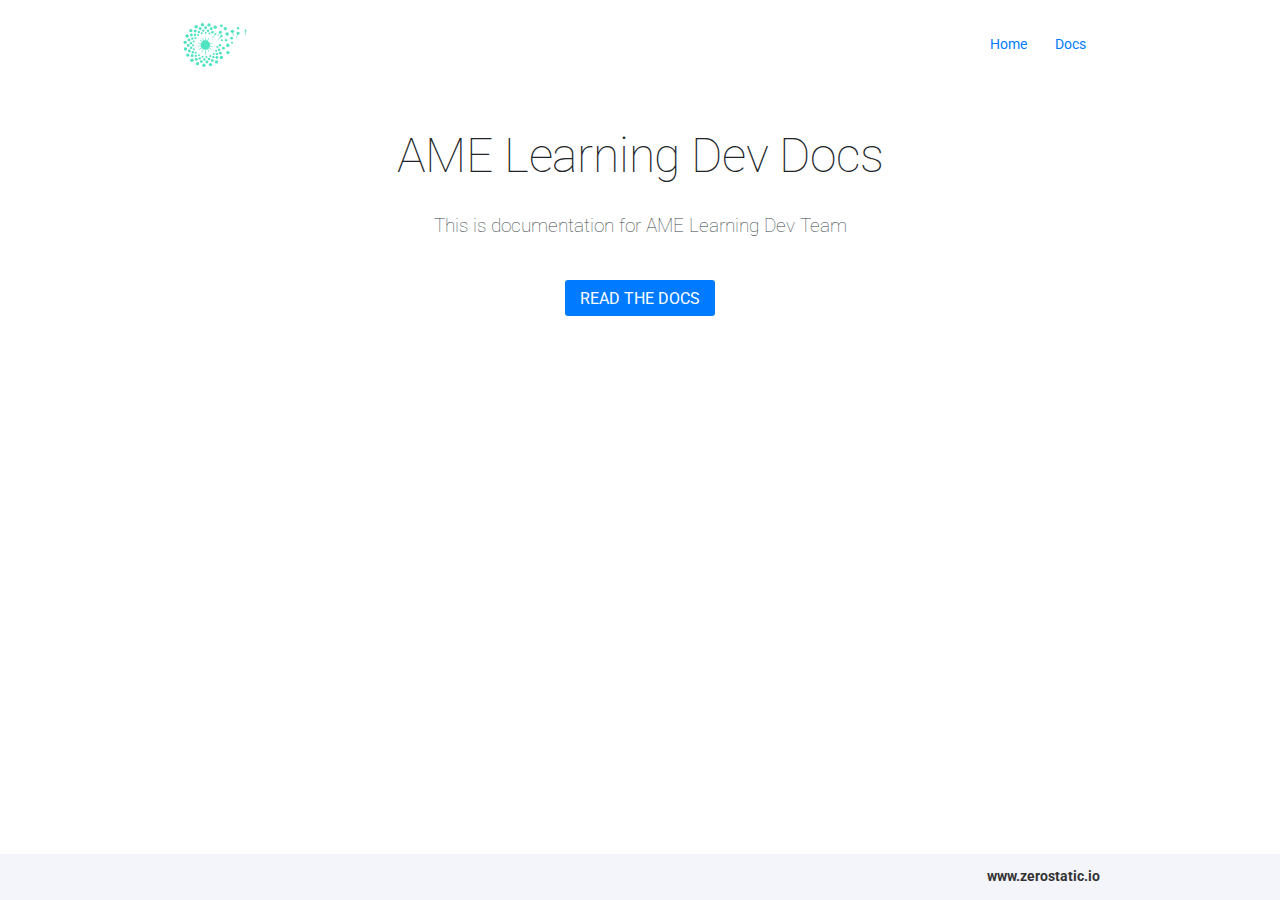
<file: index.html>
<!doctype html><html lang=en>
<head>
<meta name=generator content="Hugo 0.89.4">
<meta charset=utf-8>
<meta http-equiv=x-ua-compatible content="ie=edge">
<title>Amedev Docs</title>
<meta name=viewport content="width=device-width,initial-scale=1">
<meta name=description content="AME Learning Dev documentation.">
<meta property="og:title" content="AME Learning Dev documentation.">
<meta property="og:type" content="website">
<meta property="og:url" content="https://hugo-whisper.netlify.app">
<meta property="og:image" content="https://raw.githubusercontent.com/JugglerX/hugo-whisper-theme/master/images/tn.png">
<meta property="og:description" content="AME Learning Dev documentation.">
<meta name=twitter:card content="summary">
<meta name=twitter:site content="@helberth_espin">
<meta name=twitter:creator content="@helberth_espin">
<link rel=icon href=https://helberth.github.io/amedev-docs-src-netlifycms/favicon.png>
<link rel=stylesheet href=./css/style.min.f5b85657051a69c7fe67df964cdeef02f9dea8305dacecee45703ed0881e0f49.css>
</head>
<body class="page page-home">
<div id=main-menu-mobile class=main-menu-mobile>
<ul>
<li class=menu-item-home>
<a href=./>
<span>Home</span>
</a>
</li>
<li class=menu-item-docs>
<a href=./docs/>
<span>Docs</span>
</a>
</li>
</ul>
</div>
<div class=wrapper>
<div class=header>
<div class=container>
<div class=logo>
<a href=https://helberth.github.io/amedev-docs-src-netlifycms/><img alt=Logo src=./images/logo.svg></a>
</div>
<div class=logo-mobile>
<a href=https://helberth.github.io/amedev-docs-src-netlifycms/><img alt=Logo src=./images/logo-mobile.svg></a>
</div>
<div id=main-menu class=main-menu>
<ul>
<li class=menu-item-home>
<a href=./>
<span>Home</span>
</a>
</li>
<li class=menu-item-docs>
<a href=./docs/>
<span>Docs</span>
</a>
</li>
</ul>
</div>
<button id=toggle-main-menu-mobile class="hamburger hamburger--slider" type=button>
<span class=hamburger-box>
<span class=hamburger-inner></span>
</span>
</button>
</div>
</div>
<div class=strip>
<div class="container pt-4 pb-16">
<div class=row>
<div class=col-12>
<h1 class=title>AME Learning Dev Docs</h1>
<div class=content>
<p>This is documentation for AME Learning Dev Team</p>
</div>
<a class="button button-primary mb-2" href=./docs>
Read The Docs
</a>
</div>
</div>
</div>
</div>
</div>
<div class=sub-footer>
<div class=container>
<div class=row>
<div class=col-12>
<div class=sub-footer-inner>
<ul>
<li class=zerostatic><a href=https://www.zerostatic.io>www.zerostatic.io</a></li>
</ul>
</div>
</div>
</div>
</div>
</div>
<script type=text/javascript src=./js/scripts.min.eaf147370baecdd07c022597db631f99cab1c9cd6479de586f30327a568d6a0f.js></script>
</body>
</html>
</file>
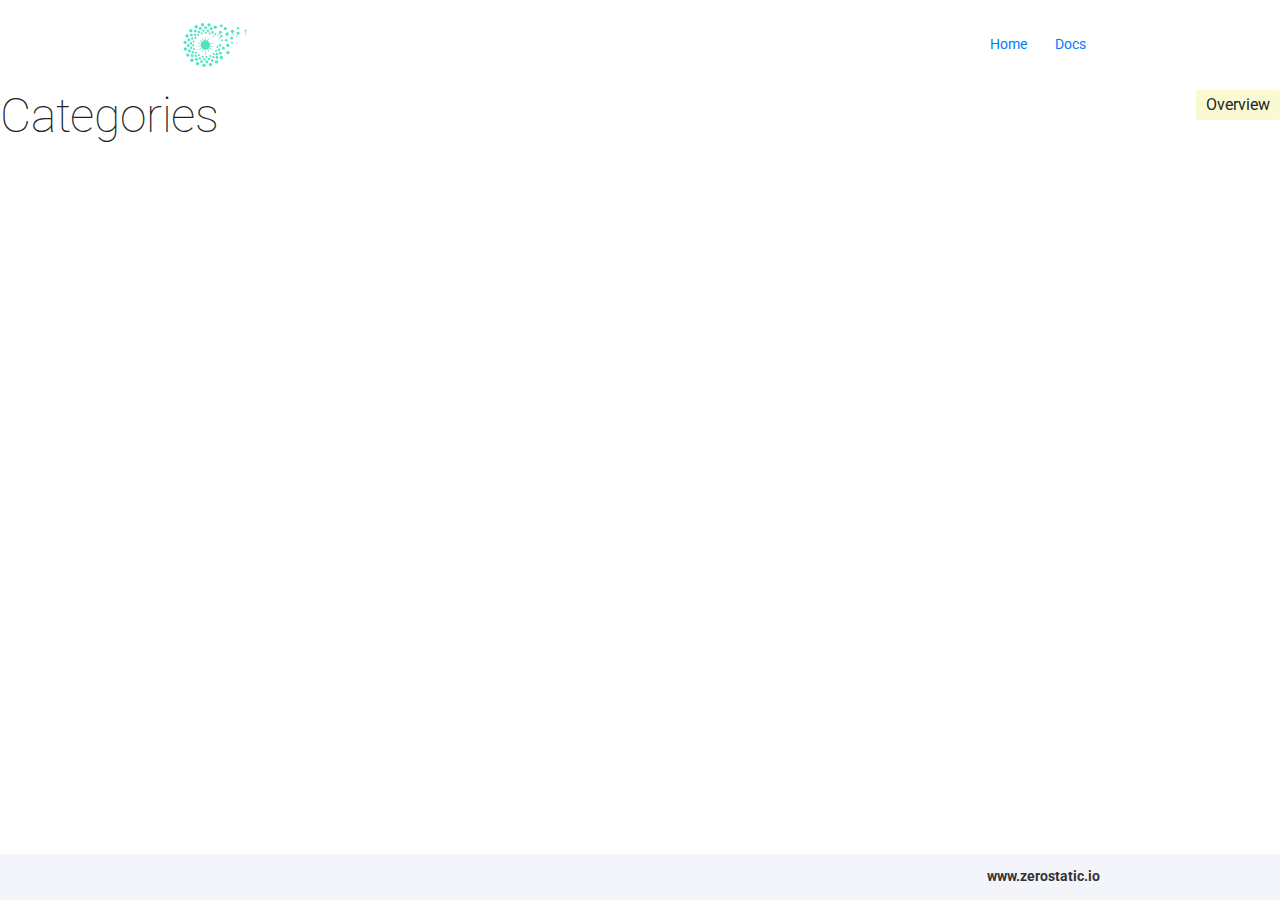
<file: categories/index.html>
<!doctype html><html lang=en>
<head>
<meta charset=utf-8>
<meta http-equiv=x-ua-compatible content="ie=edge">
<title>Categories - Amedev Docs</title>
<meta name=viewport content="width=device-width,initial-scale=1">
<link rel=icon href=https://helberth.github.io/amedev-docs-src-netlifycms/favicon.png>
<link rel=stylesheet href=../css/style.min.f5b85657051a69c7fe67df964cdeef02f9dea8305dacecee45703ed0881e0f49.css>
</head>
<body class="page page-default-list">
<div id=main-menu-mobile class=main-menu-mobile>
<ul>
<li class=menu-item-home>
<a href=../>
<span>Home</span>
</a>
</li>
<li class=menu-item-docs>
<a href=../docs/>
<span>Docs</span>
</a>
</li>
</ul>
</div>
<div class=wrapper>
<div class=header>
<div class=container>
<div class=logo>
<a href=https://helberth.github.io/amedev-docs-src-netlifycms/><img alt=Logo src=../images/logo.svg></a>
</div>
<div class=logo-mobile>
<a href=https://helberth.github.io/amedev-docs-src-netlifycms/><img alt=Logo src=../images/logo-mobile.svg></a>
</div>
<div id=main-menu class=main-menu>
<ul>
<li class=menu-item-home>
<a href=../>
<span>Home</span>
</a>
</li>
<li class=menu-item-docs>
<a href=../docs/>
<span>Docs</span>
</a>
</li>
</ul>
</div>
<button id=toggle-main-menu-mobile class="hamburger hamburger--slider" type=button>
<span class=hamburger-box>
<span class=hamburger-inner></span>
</span>
</button>
</div>
</div>
<span class=overview>Overview</span>
<h1 class=title>Categories</h1>
<div class=content>
</div>
</div>
<div class=sub-footer>
<div class=container>
<div class=row>
<div class=col-12>
<div class=sub-footer-inner>
<ul>
<li class=zerostatic><a href=https://www.zerostatic.io>www.zerostatic.io</a></li>
</ul>
</div>
</div>
</div>
</div>
</div>
<script type=text/javascript src=../js/scripts.min.eaf147370baecdd07c022597db631f99cab1c9cd6479de586f30327a568d6a0f.js></script>
</body>
</html>
</file>
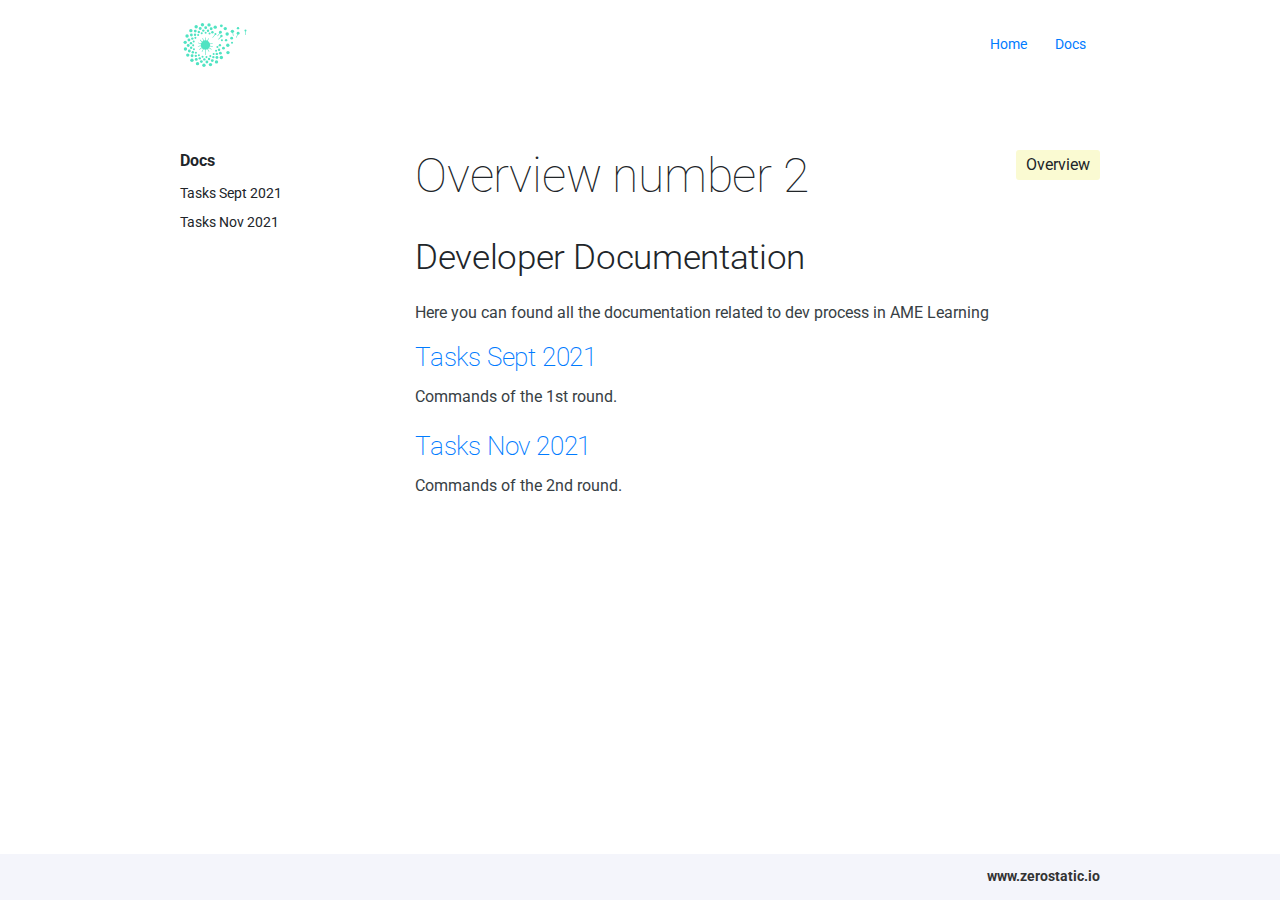
<file: docs/index.html>
<!doctype html><html lang=en>
<head>
<meta charset=utf-8>
<meta http-equiv=x-ua-compatible content="ie=edge">
<title>Overview number 2 - Amedev Docs</title>
<meta name=viewport content="width=device-width,initial-scale=1">
<link rel=icon href=https://helberth.github.io/amedev-docs-src-netlifycms/favicon.png>
<link rel=stylesheet href=../css/style.min.f5b85657051a69c7fe67df964cdeef02f9dea8305dacecee45703ed0881e0f49.css>
</head>
<body class="page page-default-list">
<div id=main-menu-mobile class=main-menu-mobile>
<ul>
<li class=menu-item-home>
<a href=../>
<span>Home</span>
</a>
</li>
<li class=menu-item-docs>
<a href=../docs/>
<span>Docs</span>
</a>
</li>
</ul>
</div>
<div class=wrapper>
<div class=header>
<div class=container>
<div class=logo>
<a href=https://helberth.github.io/amedev-docs-src-netlifycms/><img alt=Logo src=../images/logo.svg></a>
</div>
<div class=logo-mobile>
<a href=https://helberth.github.io/amedev-docs-src-netlifycms/><img alt=Logo src=../images/logo-mobile.svg></a>
</div>
<div id=main-menu class=main-menu>
<ul>
<li class=menu-item-home>
<a href=../>
<span>Home</span>
</a>
</li>
<li class=menu-item-docs>
<a href=../docs/>
<span>Docs</span>
</a>
</li>
</ul>
</div>
<button id=toggle-main-menu-mobile class="hamburger hamburger--slider" type=button>
<span class=hamburger-box>
<span class=hamburger-inner></span>
</span>
</button>
</div>
</div>
<div class="container pt-2 pt-md-6 pb-3 pb-md-6">
<div class=row>
<div class="col-12 col-md-3 mb-3">
<div class=sidebar>
<div class=docs-menu>
<h4>Docs</h4>
<ul>
<li>
<a href=https://helberth.github.io/amedev-docs-src-netlifycms/docs/note1/>Tasks Sept 2021</a>
</li>
<li>
<a href=https://helberth.github.io/amedev-docs-src-netlifycms/docs/note2/>Tasks Nov 2021</a>
</li>
</ul>
</div>
</div>
</div>
<div class="col-12 col-md-9">
<span class=overview>Overview</span>
<h1 class=title>Overview number 2</h1>
<div class=content>
<h2 id=developer-documentation>Developer Documentation</h2>
<p>Here you can found all the documentation related to dev process in AME Learning</p>
</div>
<div class="summary mb-2">
<h2 class=title-summary><a href=https://helberth.github.io/amedev-docs-src-netlifycms/docs/note1/>Tasks Sept 2021</a></h2>
<p>Commands of the 1st round.</p>
</div>
<div class="summary mb-2">
<h2 class=title-summary><a href=https://helberth.github.io/amedev-docs-src-netlifycms/docs/note2/>Tasks Nov 2021</a></h2>
<p>Commands of the 2nd round.</p>
</div>
</div>
</div>
</div>
</div>
<div class=sub-footer>
<div class=container>
<div class=row>
<div class=col-12>
<div class=sub-footer-inner>
<ul>
<li class=zerostatic><a href=https://www.zerostatic.io>www.zerostatic.io</a></li>
</ul>
</div>
</div>
</div>
</div>
</div>
<script type=text/javascript src=../js/scripts.min.eaf147370baecdd07c022597db631f99cab1c9cd6479de586f30327a568d6a0f.js></script>
</body>
</html>
</file>
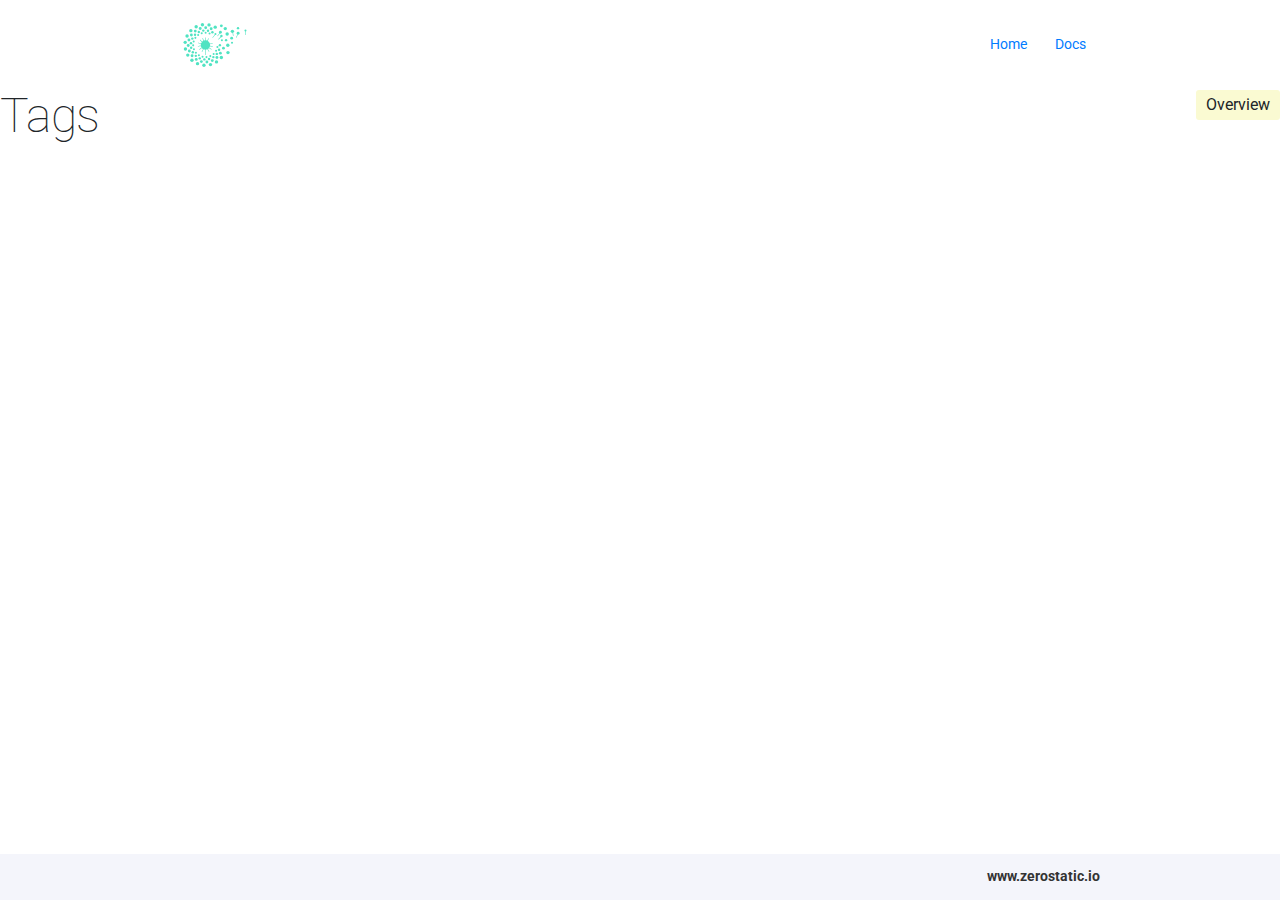
<file: tags/index.html>
<!doctype html><html lang=en>
<head>
<meta charset=utf-8>
<meta http-equiv=x-ua-compatible content="ie=edge">
<title>Tags - Amedev Docs</title>
<meta name=viewport content="width=device-width,initial-scale=1">
<link rel=icon href=https://helberth.github.io/amedev-docs-src-netlifycms/favicon.png>
<link rel=stylesheet href=../css/style.min.f5b85657051a69c7fe67df964cdeef02f9dea8305dacecee45703ed0881e0f49.css>
</head>
<body class="page page-default-list">
<div id=main-menu-mobile class=main-menu-mobile>
<ul>
<li class=menu-item-home>
<a href=../>
<span>Home</span>
</a>
</li>
<li class=menu-item-docs>
<a href=../docs/>
<span>Docs</span>
</a>
</li>
</ul>
</div>
<div class=wrapper>
<div class=header>
<div class=container>
<div class=logo>
<a href=https://helberth.github.io/amedev-docs-src-netlifycms/><img alt=Logo src=../images/logo.svg></a>
</div>
<div class=logo-mobile>
<a href=https://helberth.github.io/amedev-docs-src-netlifycms/><img alt=Logo src=../images/logo-mobile.svg></a>
</div>
<div id=main-menu class=main-menu>
<ul>
<li class=menu-item-home>
<a href=../>
<span>Home</span>
</a>
</li>
<li class=menu-item-docs>
<a href=../docs/>
<span>Docs</span>
</a>
</li>
</ul>
</div>
<button id=toggle-main-menu-mobile class="hamburger hamburger--slider" type=button>
<span class=hamburger-box>
<span class=hamburger-inner></span>
</span>
</button>
</div>
</div>
<span class=overview>Overview</span>
<h1 class=title>Tags</h1>
<div class=content>
</div>
</div>
<div class=sub-footer>
<div class=container>
<div class=row>
<div class=col-12>
<div class=sub-footer-inner>
<ul>
<li class=zerostatic><a href=https://www.zerostatic.io>www.zerostatic.io</a></li>
</ul>
</div>
</div>
</div>
</div>
</div>
<script type=text/javascript src=../js/scripts.min.eaf147370baecdd07c022597db631f99cab1c9cd6479de586f30327a568d6a0f.js></script>
</body>
</html>
</file>
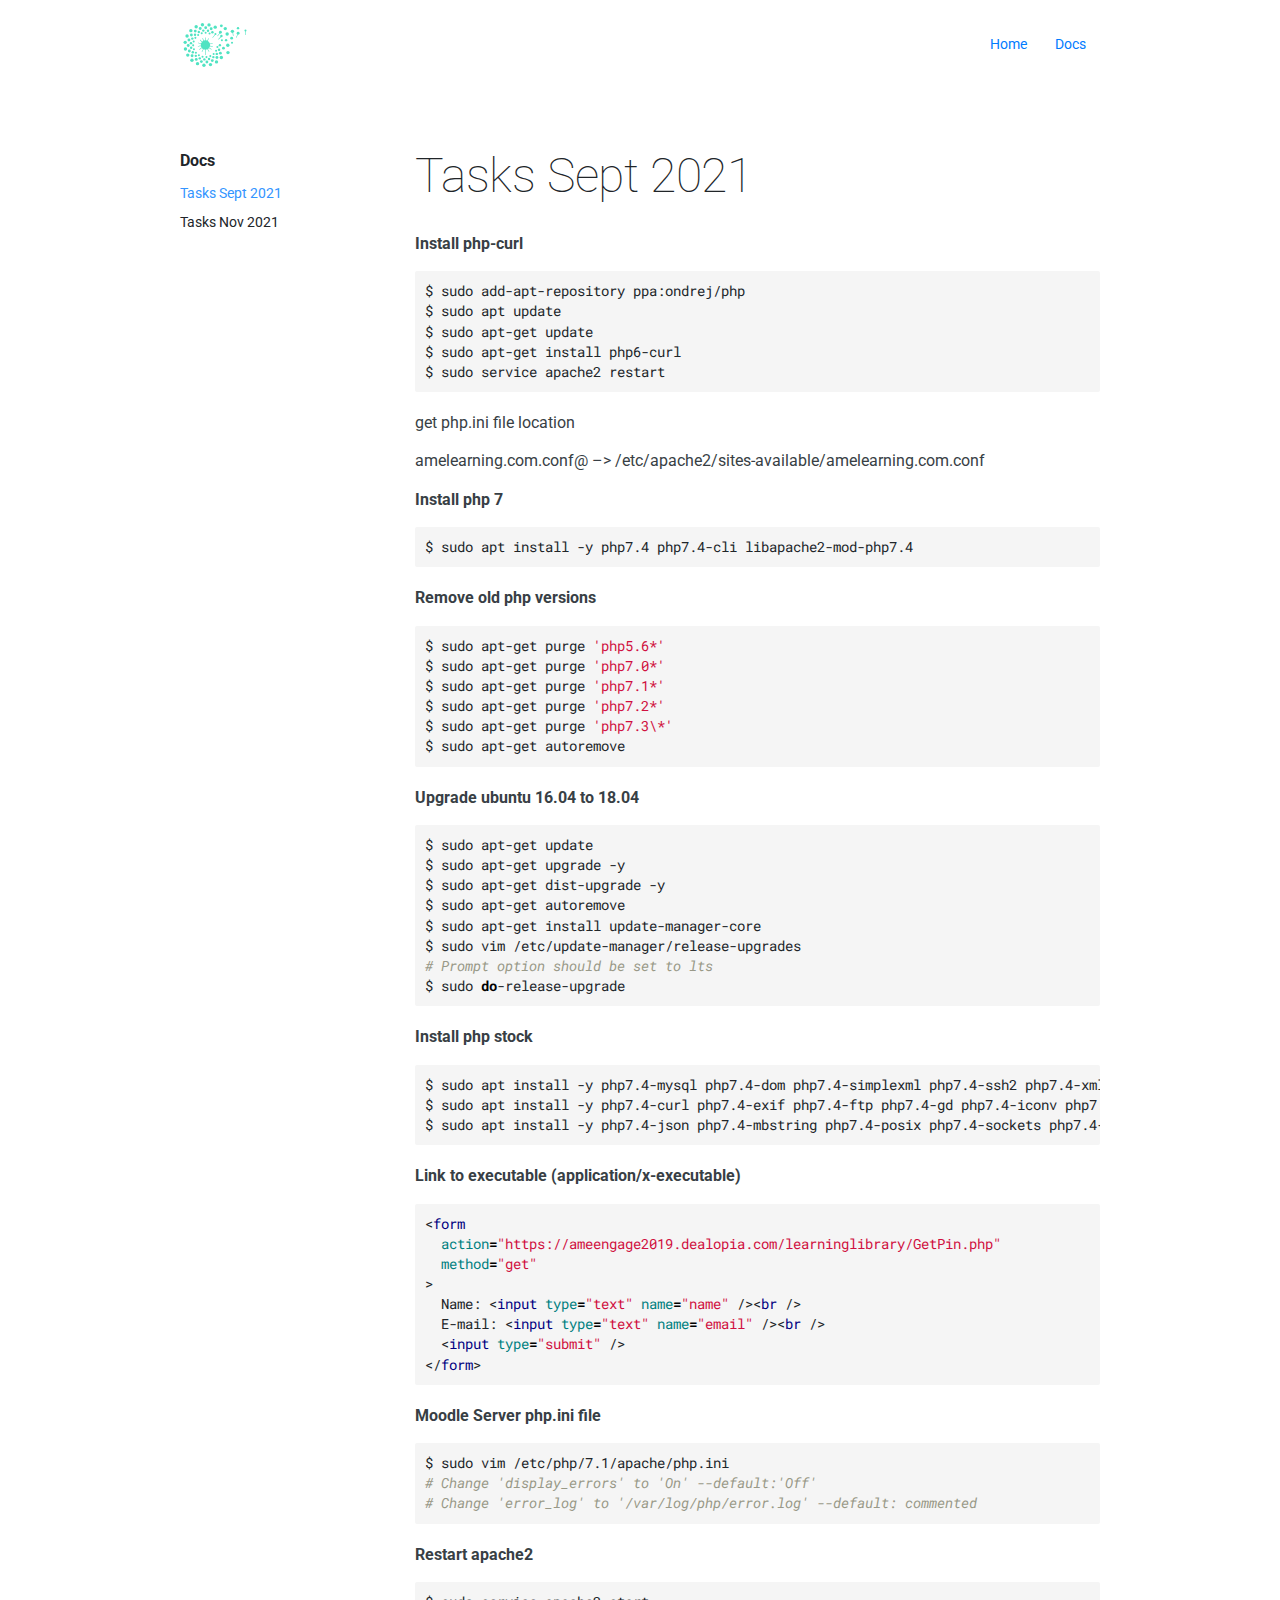
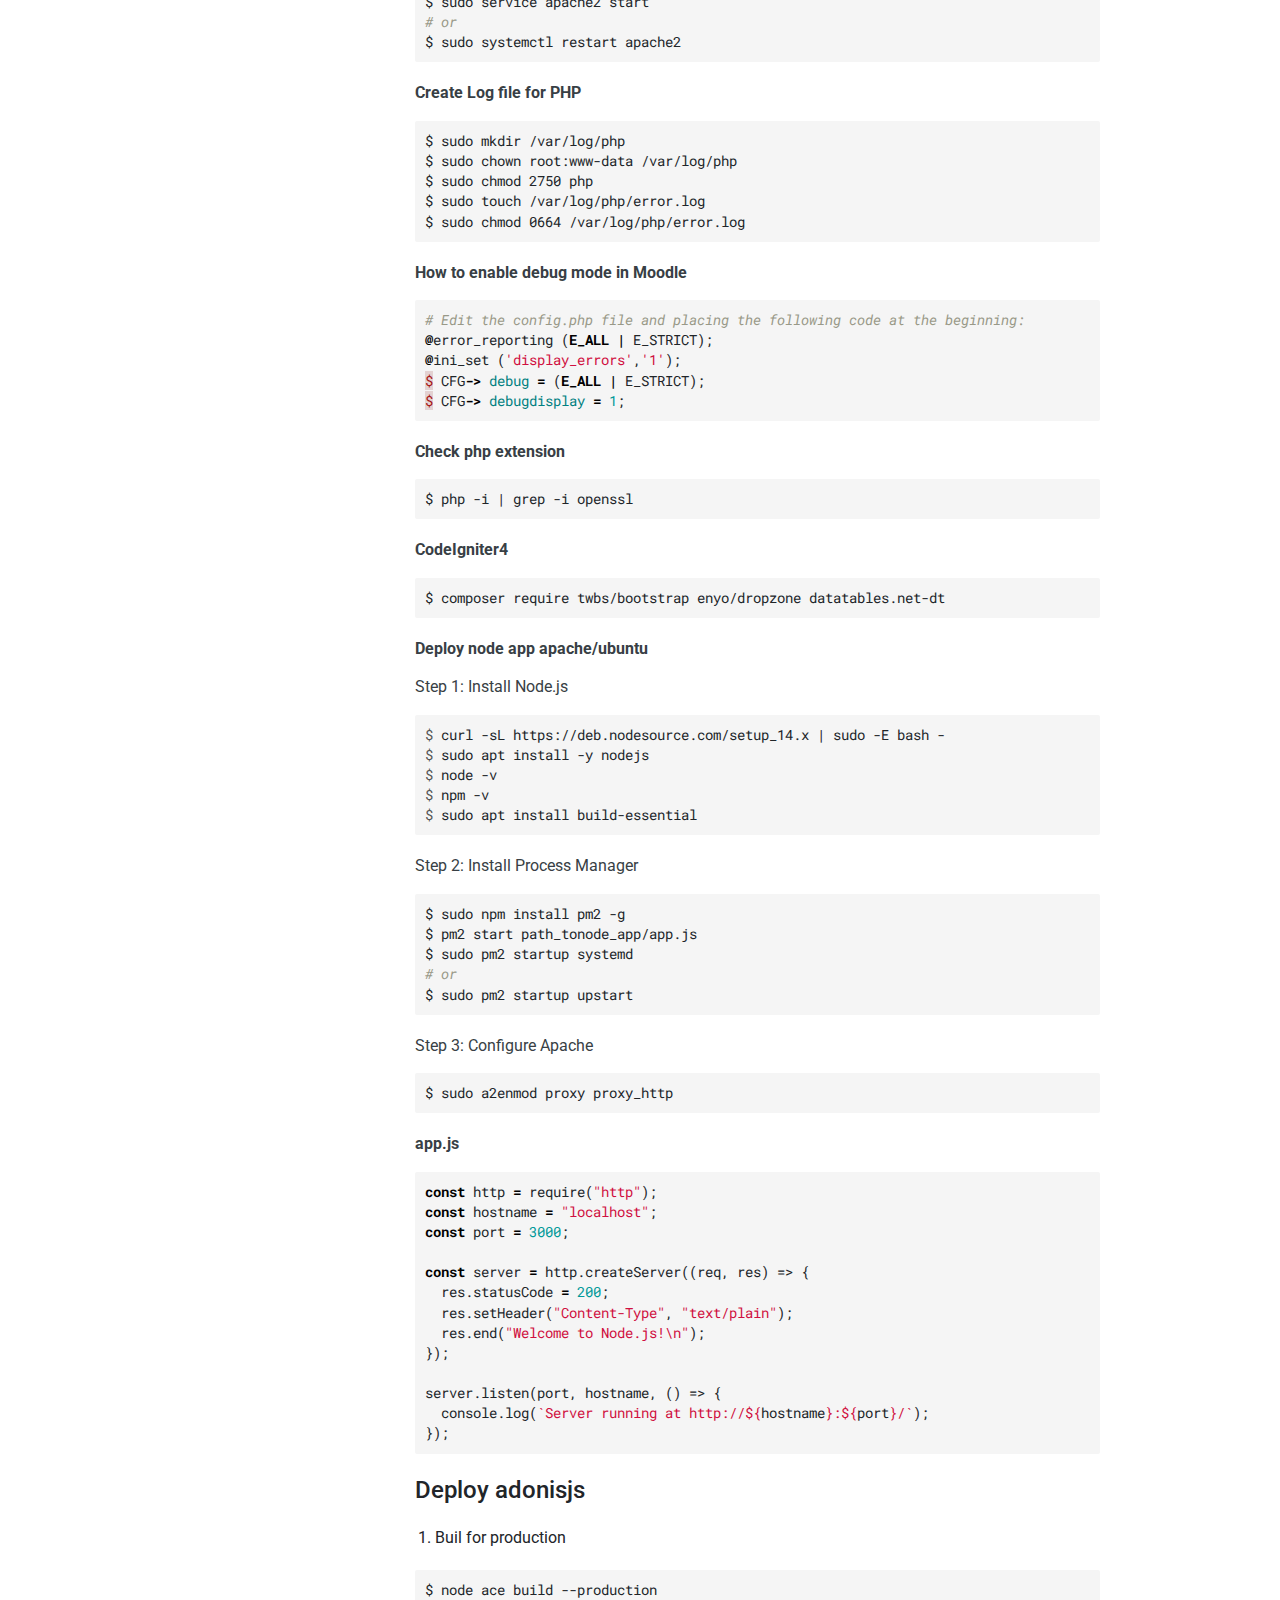
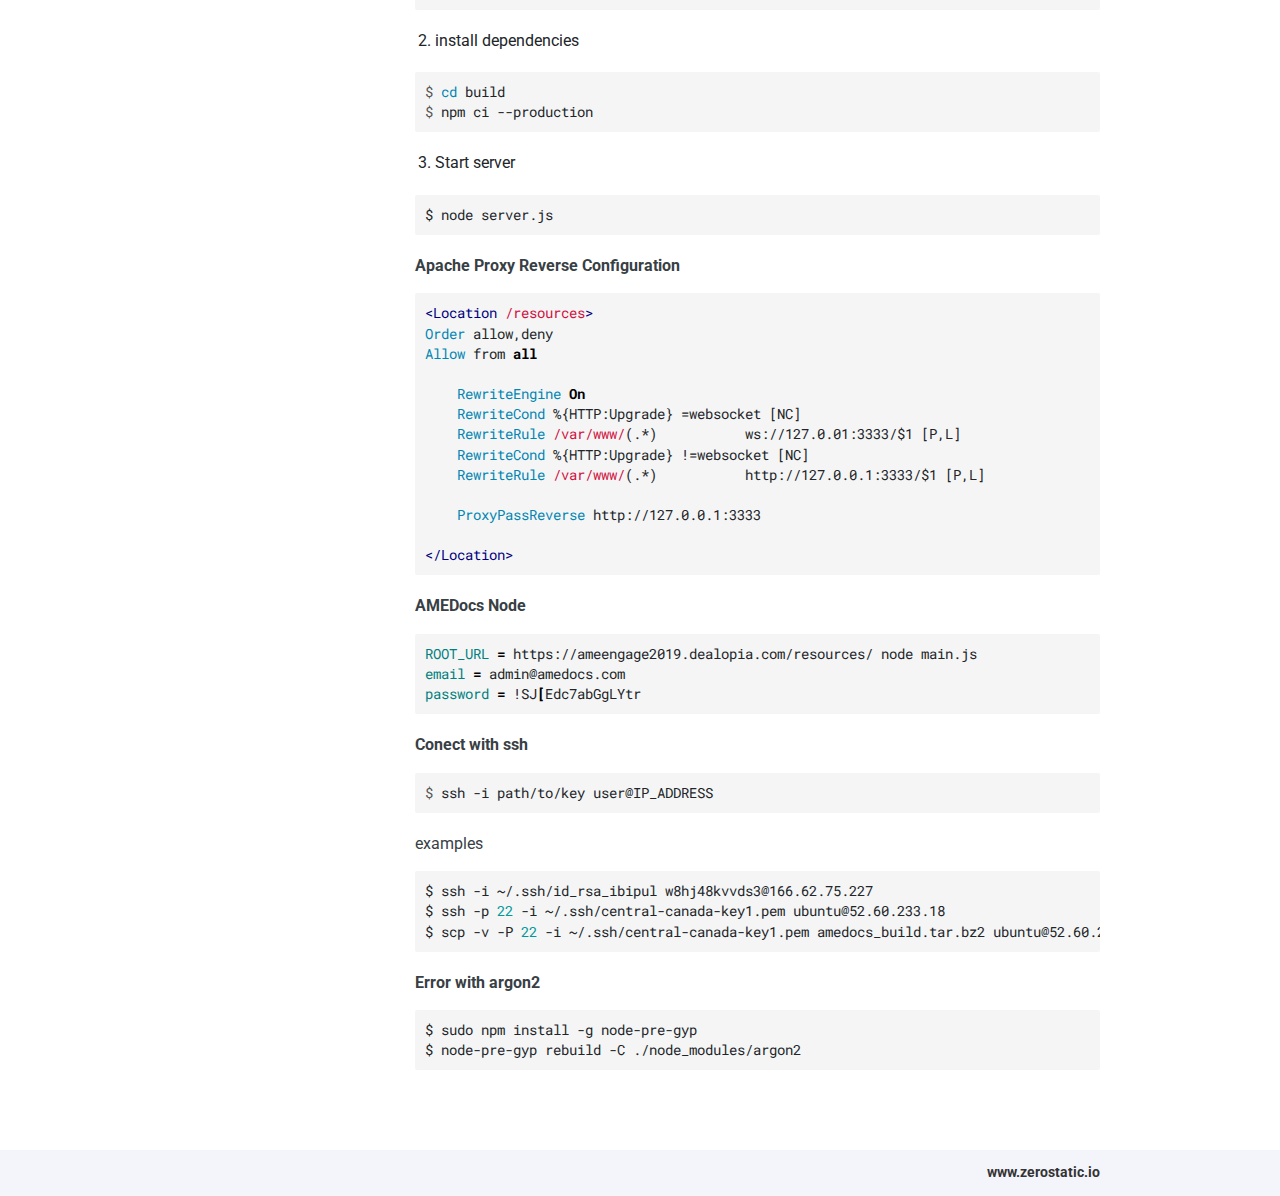
<file: docs/note1/index.html>
<!doctype html><html lang=en>
<head>
<meta charset=utf-8>
<meta http-equiv=x-ua-compatible content="ie=edge">
<title>Tasks Sept 2021 - Amedev Docs</title>
<meta name=viewport content="width=device-width,initial-scale=1">
<link rel=icon href=https://helberth.github.io/amedev-docs-src-netlifycms/favicon.png>
<link rel=stylesheet href=../../css/style.min.f5b85657051a69c7fe67df964cdeef02f9dea8305dacecee45703ed0881e0f49.css>
</head>
<body class="page page-default-single">
<div id=main-menu-mobile class=main-menu-mobile>
<ul>
<li class=menu-item-home>
<a href=../../>
<span>Home</span>
</a>
</li>
<li class=menu-item-docs>
<a href=../../docs/>
<span>Docs</span>
</a>
</li>
</ul>
</div>
<div class=wrapper>
<div class=header>
<div class=container>
<div class=logo>
<a href=https://helberth.github.io/amedev-docs-src-netlifycms/><img alt=Logo src=../../images/logo.svg></a>
</div>
<div class=logo-mobile>
<a href=https://helberth.github.io/amedev-docs-src-netlifycms/><img alt=Logo src=../../images/logo-mobile.svg></a>
</div>
<div id=main-menu class=main-menu>
<ul>
<li class=menu-item-home>
<a href=../../>
<span>Home</span>
</a>
</li>
<li class=menu-item-docs>
<a href=../../docs/>
<span>Docs</span>
</a>
</li>
</ul>
</div>
<button id=toggle-main-menu-mobile class="hamburger hamburger--slider" type=button>
<span class=hamburger-box>
<span class=hamburger-inner></span>
</span>
</button>
</div>
</div>
<div class="container pt-2 pt-md-6 pb-3 pb-md-6">
<div class=row>
<div class="col-12 col-md-3 mb-3">
<div class=sidebar>
<div class=docs-menu>
<h4>Docs</h4>
<ul>
<li class=active>
<a href=https://helberth.github.io/amedev-docs-src-netlifycms/docs/note1/>Tasks Sept 2021</a>
</li>
<li>
<a href=https://helberth.github.io/amedev-docs-src-netlifycms/docs/note2/>Tasks Nov 2021</a>
</li>
</ul>
</div>
</div>
</div>
<div class="col-12 col-md-9">
<h1 class=title>Tasks Sept 2021</h1>
<div class=content>
<p><strong>Install php-curl</strong></p>
<div class=highlight><pre tabindex=0 class=chroma><code class=language-Bash data-lang=Bash>$ sudo add-apt-repository ppa:ondrej/php
$ sudo apt update
$ sudo apt-get update
$ sudo apt-get install php6-curl
$ sudo service apache2 restart
</code></pre></div><p>get php.ini file location</p>
<p>amelearning.com.conf@ &ndash;> /etc/apache2/sites-available/amelearning.com.conf</p>
<p><strong>Install php 7</strong></p>
<div class=highlight><pre tabindex=0 class=chroma><code class=language-fallback data-lang=fallback>$ sudo apt install -y php7.4 php7.4-cli libapache2-mod-php7.4
</code></pre></div><p><strong>Remove old php versions</strong></p>
<div class=highlight><pre tabindex=0 class=chroma><code class=language-Bash data-lang=Bash>$ sudo apt-get purge <span class=s1>&#39;php5.6*&#39;</span>
$ sudo apt-get purge <span class=s1>&#39;php7.0*&#39;</span>
$ sudo apt-get purge <span class=s1>&#39;php7.1*&#39;</span>
$ sudo apt-get purge <span class=s1>&#39;php7.2*&#39;</span>
$ sudo apt-get purge <span class=s1>&#39;php7.3\*&#39;</span>
$ sudo apt-get autoremove
</code></pre></div><p><strong>Upgrade ubuntu 16.04 to 18.04</strong></p>
<div class=highlight><pre tabindex=0 class=chroma><code class=language-Bash data-lang=Bash>$ sudo apt-get update
$ sudo apt-get upgrade -y
$ sudo apt-get dist-upgrade -y
$ sudo apt-get autoremove
$ sudo apt-get install update-manager-core
$ sudo vim /etc/update-manager/release-upgrades
<span class=c1># Prompt option should be set to lts</span>
$ sudo <span class=k>do</span>-release-upgrade
</code></pre></div><p><strong>Install php stock</strong></p>
<div class=highlight><pre tabindex=0 class=chroma><code class=language-Bash data-lang=Bash>$ sudo apt install -y php7.4-mysql php7.4-dom php7.4-simplexml php7.4-ssh2 php7.4-xml php7.4-xmlreader
$ sudo apt install -y php7.4-curl php7.4-exif php7.4-ftp php7.4-gd php7.4-iconv php7.4-imagick
$ sudo apt install -y php7.4-json php7.4-mbstring php7.4-posix php7.4-sockets php7.4-tokenizer
</code></pre></div><p><strong>Link to executable (application/x-executable)</strong></p>
<div class=highlight><pre tabindex=0 class=chroma><code class=language-html data-lang=html><span class=p>&lt;</span><span class=nt>form</span>
  <span class=na>action</span><span class=o>=</span><span class=s>&#34;https://ameengage2019.dealopia.com/learninglibrary/GetPin.php&#34;</span>
  <span class=na>method</span><span class=o>=</span><span class=s>&#34;get&#34;</span>
<span class=p>&gt;</span>
  Name: <span class=p>&lt;</span><span class=nt>input</span> <span class=na>type</span><span class=o>=</span><span class=s>&#34;text&#34;</span> <span class=na>name</span><span class=o>=</span><span class=s>&#34;name&#34;</span> <span class=p>/&gt;&lt;</span><span class=nt>br</span> <span class=p>/&gt;</span>
  E-mail: <span class=p>&lt;</span><span class=nt>input</span> <span class=na>type</span><span class=o>=</span><span class=s>&#34;text&#34;</span> <span class=na>name</span><span class=o>=</span><span class=s>&#34;email&#34;</span> <span class=p>/&gt;&lt;</span><span class=nt>br</span> <span class=p>/&gt;</span>
  <span class=p>&lt;</span><span class=nt>input</span> <span class=na>type</span><span class=o>=</span><span class=s>&#34;submit&#34;</span> <span class=p>/&gt;</span>
<span class=p>&lt;/</span><span class=nt>form</span><span class=p>&gt;</span>
</code></pre></div><p><strong>Moodle Server</strong>
<strong>php.ini file</strong></p>
<div class=highlight><pre tabindex=0 class=chroma><code class=language-Bash data-lang=Bash>$ sudo vim /etc/php/7.1/apache/php.ini
<span class=c1># Change &#39;display_errors&#39; to &#39;On&#39; --default:&#39;Off&#39;</span>
<span class=c1># Change &#39;error_log&#39; to &#39;/var/log/php/error.log&#39; --default: commented</span>
</code></pre></div><p><strong>Restart apache2</strong></p>
<div class=highlight><pre tabindex=0 class=chroma><code class=language-Bash data-lang=Bash>$ sudo service apache2 start
<span class=c1># or</span>
$ sudo systemctl restart apache2
</code></pre></div><p><strong>Create Log file for PHP</strong></p>
<div class=highlight><pre tabindex=0 class=chroma><code class=language-fallback data-lang=fallback>$ sudo mkdir /var/log/php
$ sudo chown root:www-data /var/log/php
$ sudo chmod 2750 php
$ sudo touch /var/log/php/error.log
$ sudo chmod 0664 /var/log/php/error.log
</code></pre></div><p><strong>How to enable debug mode in Moodle</strong></p>
<div class=highlight><pre tabindex=0 class=chroma><code class=language-php data-lang=php><span class=c1># Edit the config.php file and placing the following code at the beginning:
</span><span class=c1></span><span class=o>@</span><span class=nx>error_reporting</span> <span class=p>(</span><span class=k>E_ALL</span> <span class=o>|</span> <span class=nx>E_STRICT</span><span class=p>);</span>
<span class=o>@</span><span class=nx>ini_set</span> <span class=p>(</span><span class=s1>&#39;display_errors&#39;</span><span class=p>,</span><span class=s1>&#39;1&#39;</span><span class=p>);</span>
<span class=err>$</span> <span class=nx>CFG</span><span class=o>-&gt;</span> <span class=na>debug</span> <span class=o>=</span> <span class=p>(</span><span class=k>E_ALL</span> <span class=o>|</span> <span class=nx>E_STRICT</span><span class=p>);</span>
<span class=err>$</span> <span class=nx>CFG</span><span class=o>-&gt;</span> <span class=na>debugdisplay</span> <span class=o>=</span> <span class=mi>1</span><span class=p>;</span>
</code></pre></div><p><strong>Check php extension</strong></p>
<div class=highlight><pre tabindex=0 class=chroma><code class=language-fallback data-lang=fallback>$ php -i | grep -i openssl
</code></pre></div><p><strong>CodeIgniter4</strong></p>
<div class=highlight><pre tabindex=0 class=chroma><code class=language-fallback data-lang=fallback>$ composer require twbs/bootstrap enyo/dropzone datatables.net-dt
</code></pre></div><p><strong>Deploy node app apache/ubuntu</strong></p>
<p>Step 1: Install Node.js</p>
<div class=highlight><pre tabindex=0 class=chroma><code class=language-console data-lang=console><span class=gp>$ </span>curl -sL https://deb.nodesource.com/setup_14.x <span class=p>|</span> sudo -E bash -
<span class=gp>$ </span>sudo apt install -y nodejs
<span class=gp>$ </span>node -v
<span class=gp>$ </span>npm -v
<span class=gp>$ </span>sudo apt install build-essential
</code></pre></div><p>Step 2: Install Process Manager</p>
<div class=highlight><pre tabindex=0 class=chroma><code class=language-Bash data-lang=Bash>$ sudo npm install pm2 -g
$ pm2 start path_tonode_app/app.js
$ sudo pm2 startup systemd
<span class=c1># or</span>
$ sudo pm2 startup upstart
</code></pre></div><p>Step 3: Configure Apache</p>
<div class=highlight><pre tabindex=0 class=chroma><code class=language-fallback data-lang=fallback>$ sudo a2enmod proxy proxy_http
</code></pre></div><p><strong>app.js</strong></p>
<div class=highlight><pre tabindex=0 class=chroma><code class=language-JavaScript data-lang=JavaScript><span class=kr>const</span> <span class=nx>http</span> <span class=o>=</span> <span class=nx>require</span><span class=p>(</span><span class=s2>&#34;http&#34;</span><span class=p>);</span>
<span class=kr>const</span> <span class=nx>hostname</span> <span class=o>=</span> <span class=s2>&#34;localhost&#34;</span><span class=p>;</span>
<span class=kr>const</span> <span class=nx>port</span> <span class=o>=</span> <span class=mi>3000</span><span class=p>;</span>

<span class=kr>const</span> <span class=nx>server</span> <span class=o>=</span> <span class=nx>http</span><span class=p>.</span><span class=nx>createServer</span><span class=p>((</span><span class=nx>req</span><span class=p>,</span> <span class=nx>res</span><span class=p>)</span> <span class=p>=&gt;</span> <span class=p>{</span>
  <span class=nx>res</span><span class=p>.</span><span class=nx>statusCode</span> <span class=o>=</span> <span class=mi>200</span><span class=p>;</span>
  <span class=nx>res</span><span class=p>.</span><span class=nx>setHeader</span><span class=p>(</span><span class=s2>&#34;Content-Type&#34;</span><span class=p>,</span> <span class=s2>&#34;text/plain&#34;</span><span class=p>);</span>
  <span class=nx>res</span><span class=p>.</span><span class=nx>end</span><span class=p>(</span><span class=s2>&#34;Welcome to Node.js!\n&#34;</span><span class=p>);</span>
<span class=p>});</span>

<span class=nx>server</span><span class=p>.</span><span class=nx>listen</span><span class=p>(</span><span class=nx>port</span><span class=p>,</span> <span class=nx>hostname</span><span class=p>,</span> <span class=p>()</span> <span class=p>=&gt;</span> <span class=p>{</span>
  <span class=nx>console</span><span class=p>.</span><span class=nx>log</span><span class=p>(</span><span class=sb>`Server running at http://</span><span class=si>${</span><span class=nx>hostname</span><span class=si>}</span><span class=sb>:</span><span class=si>${</span><span class=nx>port</span><span class=si>}</span><span class=sb>/`</span><span class=p>);</span>
<span class=p>});</span>
</code></pre></div><h4 id=deploy-adonisjs>Deploy adonisjs</h4>
<ol>
<li>Buil for production</li>
</ol>
<div class=highlight><pre tabindex=0 class=chroma><code class=language-fallback data-lang=fallback>$ node ace build --production
</code></pre></div><ol start=2>
<li>install dependencies</li>
</ol>
<div class=highlight><pre tabindex=0 class=chroma><code class=language-console data-lang=console><span class=gp>$ </span><span class=nb>cd</span> build
<span class=gp>$ </span>npm ci --production
</code></pre></div><ol start=3>
<li>Start server</li>
</ol>
<div class=highlight><pre tabindex=0 class=chroma><code class=language-fallback data-lang=fallback>$ node server.js
</code></pre></div><p><strong>Apache Proxy Reverse Configuration</strong></p>
<div class=highlight><pre tabindex=0 class=chroma><code class=language-ApacheConf data-lang=ApacheConf><span class=nt>&lt;Location</span> <span class=s>/resources</span><span class=nt>&gt;</span>
<span class=nb>Order</span> allow,deny
<span class=nb>Allow</span> from <span class=k>all</span>

    <span class=nb>RewriteEngine</span> <span class=k>On</span>
    <span class=nb>RewriteCond</span> %{HTTP:Upgrade} =websocket [NC]
    <span class=nb>RewriteRule</span> <span class=sx>/var/www/</span>(.*)           ws://127.0.01:3333/$1 [P,L]
    <span class=nb>RewriteCond</span> %{HTTP:Upgrade} !=websocket [NC]
    <span class=nb>RewriteRule</span> <span class=sx>/var/www/</span>(.*)           http://127.0.0.1:3333/$1 [P,L]

    <span class=nb>ProxyPassReverse</span> http://127.0.0.1:3333

<span class=nt>&lt;/Location&gt;</span>
</code></pre></div><p><strong>AMEDocs Node</strong></p>
<div class=highlight><pre tabindex=0 class=chroma><code class=language-Bash data-lang=Bash><span class=nv>ROOT_URL</span> <span class=o>=</span> https://ameengage2019.dealopia.com/resources/ node main.js
<span class=nv>email</span> <span class=o>=</span> admin@amedocs.com
<span class=nv>password</span> <span class=o>=</span> !SJ<span class=o>[</span>Edc7abGgLYtr
</code></pre></div><p><strong>Conect with ssh</strong></p>
<div class=highlight><pre tabindex=0 class=chroma><code class=language-console data-lang=console><span class=gp>$ </span>ssh -i path/to/key user@IP_ADDRESS
</code></pre></div><p>examples</p>
<div class=highlight><pre tabindex=0 class=chroma><code class=language-Bash data-lang=Bash>$ ssh -i ~/.ssh/id_rsa_ibipul w8hj48kvvds3@166.62.75.227
$ ssh -p <span class=m>22</span> -i ~/.ssh/central-canada-key1.pem ubuntu@52.60.233.18
$ scp -v -P <span class=m>22</span> -i ~/.ssh/central-canada-key1.pem amedocs_build.tar.bz2 ubuntu@52.60.233.18:/ebs/amedocs/
</code></pre></div><p><strong>Error with argon2</strong></p>
<div class=highlight><pre tabindex=0 class=chroma><code class=language-fallback data-lang=fallback>$ sudo npm install -g node-pre-gyp
$ node-pre-gyp rebuild -C ./node_modules/argon2
</code></pre></div>
</div>
</div>
</div>
</div>
</div>
</div>
<div class=sub-footer>
<div class=container>
<div class=row>
<div class=col-12>
<div class=sub-footer-inner>
<ul>
<li class=zerostatic><a href=https://www.zerostatic.io>www.zerostatic.io</a></li>
</ul>
</div>
</div>
</div>
</div>
</div>
<script type=text/javascript src=../../js/scripts.min.eaf147370baecdd07c022597db631f99cab1c9cd6479de586f30327a568d6a0f.js></script>
</body>
</html>
</file>
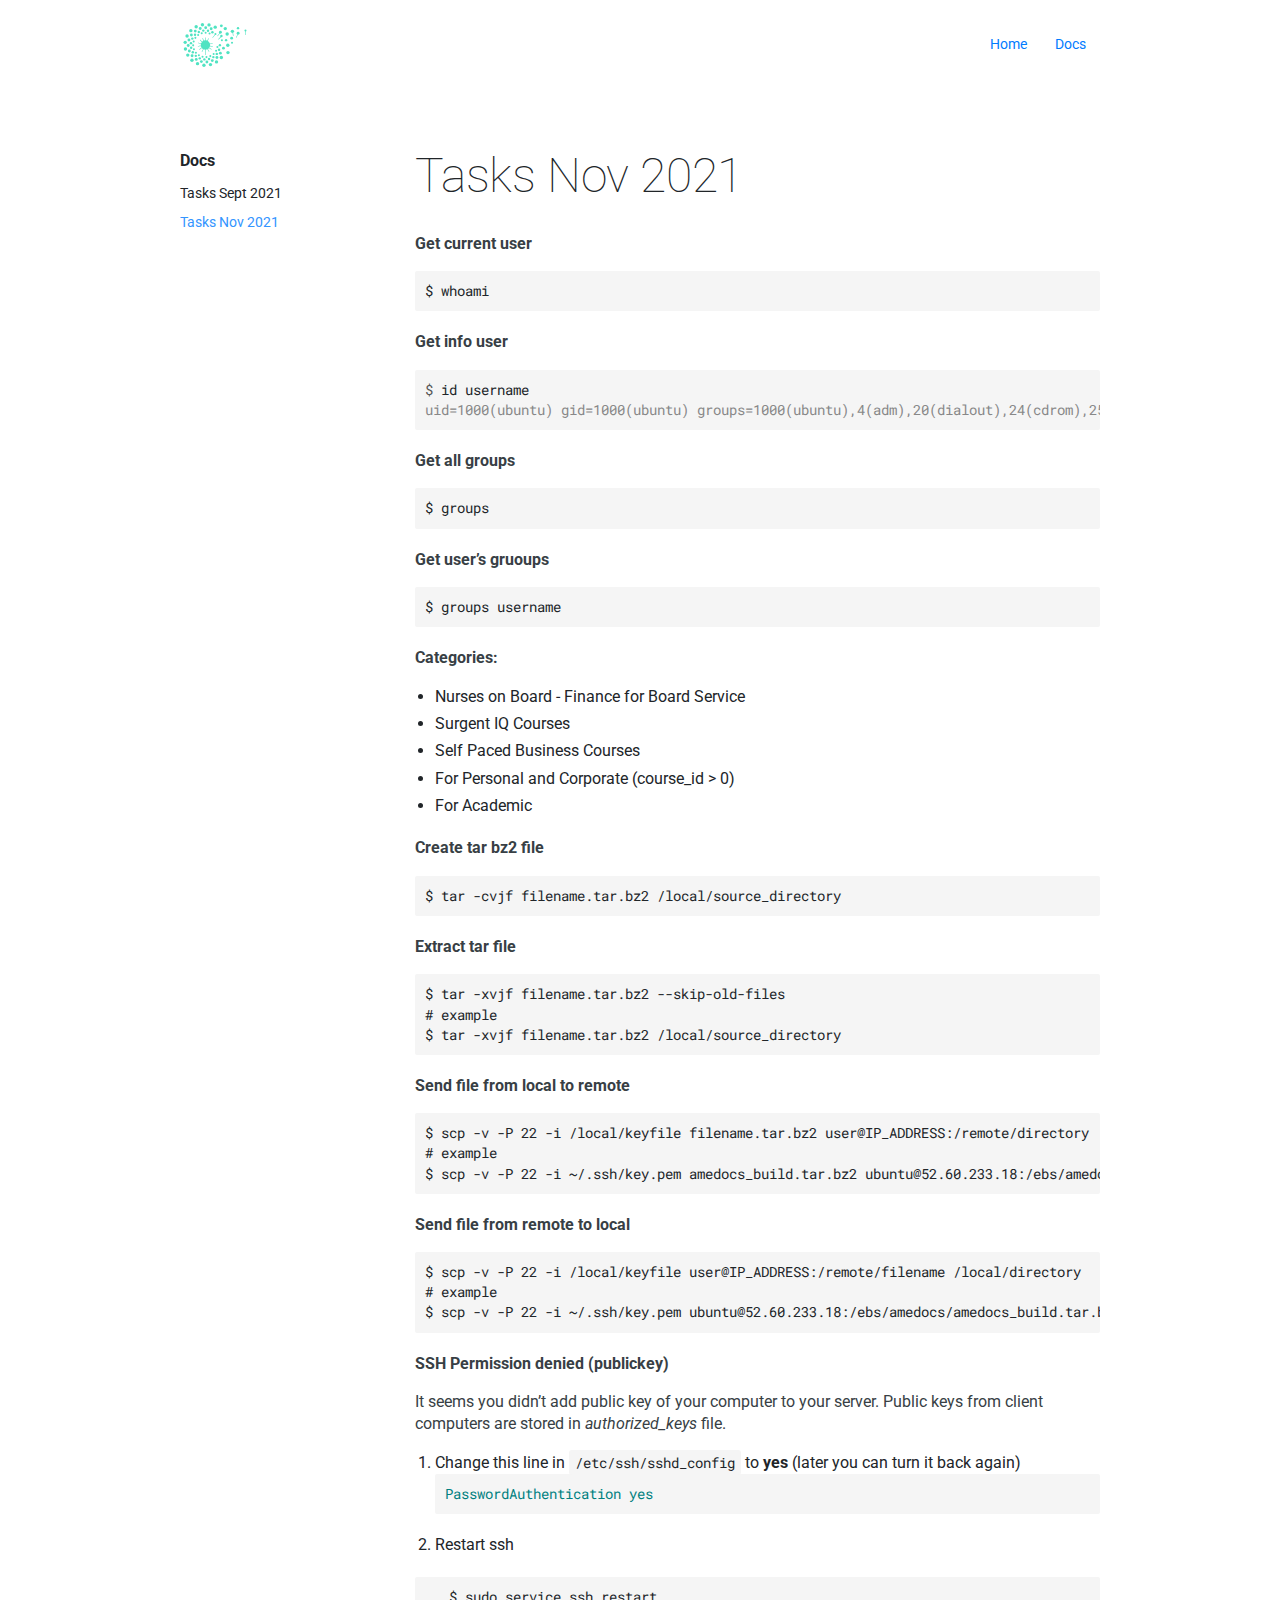
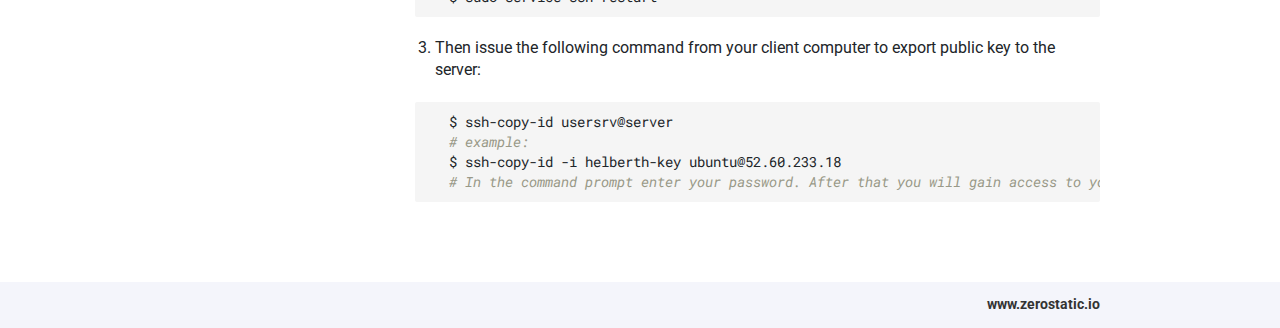
<file: docs/note2/index.html>
<!doctype html><html lang=en>
<head>
<meta charset=utf-8>
<meta http-equiv=x-ua-compatible content="ie=edge">
<title>Tasks Nov 2021 - Amedev Docs</title>
<meta name=viewport content="width=device-width,initial-scale=1">
<link rel=icon href=https://helberth.github.io/amedev-docs-src-netlifycms/favicon.png>
<link rel=stylesheet href=../../css/style.min.f5b85657051a69c7fe67df964cdeef02f9dea8305dacecee45703ed0881e0f49.css>
</head>
<body class="page page-default-single">
<div id=main-menu-mobile class=main-menu-mobile>
<ul>
<li class=menu-item-home>
<a href=../../>
<span>Home</span>
</a>
</li>
<li class=menu-item-docs>
<a href=../../docs/>
<span>Docs</span>
</a>
</li>
</ul>
</div>
<div class=wrapper>
<div class=header>
<div class=container>
<div class=logo>
<a href=https://helberth.github.io/amedev-docs-src-netlifycms/><img alt=Logo src=../../images/logo.svg></a>
</div>
<div class=logo-mobile>
<a href=https://helberth.github.io/amedev-docs-src-netlifycms/><img alt=Logo src=../../images/logo-mobile.svg></a>
</div>
<div id=main-menu class=main-menu>
<ul>
<li class=menu-item-home>
<a href=../../>
<span>Home</span>
</a>
</li>
<li class=menu-item-docs>
<a href=../../docs/>
<span>Docs</span>
</a>
</li>
</ul>
</div>
<button id=toggle-main-menu-mobile class="hamburger hamburger--slider" type=button>
<span class=hamburger-box>
<span class=hamburger-inner></span>
</span>
</button>
</div>
</div>
<div class="container pt-2 pt-md-6 pb-3 pb-md-6">
<div class=row>
<div class="col-12 col-md-3 mb-3">
<div class=sidebar>
<div class=docs-menu>
<h4>Docs</h4>
<ul>
<li>
<a href=https://helberth.github.io/amedev-docs-src-netlifycms/docs/note1/>Tasks Sept 2021</a>
</li>
<li class=active>
<a href=https://helberth.github.io/amedev-docs-src-netlifycms/docs/note2/>Tasks Nov 2021</a>
</li>
</ul>
</div>
</div>
</div>
<div class="col-12 col-md-9">
<h1 class=title>Tasks Nov 2021</h1>
<div class=content>
<p><strong>Get current user</strong></p>
<div class=highlight><pre tabindex=0 class=chroma><code class=language-fallback data-lang=fallback>$ whoami
</code></pre></div><p><strong>Get info user</strong></p>
<div class=highlight><pre tabindex=0 class=chroma><code class=language-console data-lang=console><span class=gp>$ </span>id username
<span class=go>uid=1000(ubuntu) gid=1000(ubuntu) groups=1000(ubuntu),4(adm),20(dialout),24(cdrom),25(floppy),27(sudo),29(audio),30(dip),33(www-data),44(video),46(plugdev),109(netdev),110(lxd)
</span></code></pre></div><p><strong>Get all groups</strong></p>
<div class=highlight><pre tabindex=0 class=chroma><code class=language-fallback data-lang=fallback>$ groups
</code></pre></div><p><strong>Get user&rsquo;s gruoups</strong></p>
<div class=highlight><pre tabindex=0 class=chroma><code class=language-fallback data-lang=fallback>$ groups username
</code></pre></div><p><strong>Categories:</strong></p>
<ul>
<li>Nurses on Board - Finance for Board Service</li>
<li>Surgent IQ Courses</li>
<li>Self Paced Business Courses</li>
<li>For Personal and Corporate (course_id > 0)</li>
<li>For Academic</li>
</ul>
<p><strong>Create tar bz2 file</strong></p>
<div class=highlight><pre tabindex=0 class=chroma><code class=language-fallback data-lang=fallback>$ tar -cvjf filename.tar.bz2 /local/source_directory
</code></pre></div><p><strong>Extract tar file</strong></p>
<div class=highlight><pre tabindex=0 class=chroma><code class=language-fallback data-lang=fallback>$ tar -xvjf filename.tar.bz2 --skip-old-files
# example
$ tar -xvjf filename.tar.bz2 /local/source_directory
</code></pre></div><p><strong>Send file from local to remote</strong></p>
<div class=highlight><pre tabindex=0 class=chroma><code class=language-fallback data-lang=fallback>$ scp -v -P 22 -i /local/keyfile filename.tar.bz2 user@IP_ADDRESS:/remote/directory
# example
$ scp -v -P 22 -i ~/.ssh/key.pem amedocs_build.tar.bz2 ubuntu@52.60.233.18:/ebs/amedocs/
</code></pre></div><p><strong>Send file from remote to local</strong></p>
<div class=highlight><pre tabindex=0 class=chroma><code class=language-fallback data-lang=fallback>$ scp -v -P 22 -i /local/keyfile user@IP_ADDRESS:/remote/filename /local/directory
# example
$ scp -v -P 22 -i ~/.ssh/key.pem ubuntu@52.60.233.18:/ebs/amedocs/amedocs_build.tar.bz2 /
</code></pre></div><p><strong>SSH Permission denied (publickey)</strong></p>
<p>It seems you didn&rsquo;t add public key of your computer to your server.
Public keys from client computers are stored in <em>authorized_keys</em> file.</p>
<ol>
<li>Change this line in <code>/etc/ssh/sshd_config</code> to <strong>yes</strong> (later you can turn it back again)
<div class=highlight><pre tabindex=0 class=chroma><code class=language-INI data-lang=INI><span class=na>PasswordAuthentication yes</span>
</code></pre></div></li>
<li>Restart ssh</li>
</ol>
<div class=highlight><pre tabindex=0 class=chroma><code class=language-fallback data-lang=fallback>   $ sudo service ssh restart
</code></pre></div><ol start=3>
<li>Then issue the following command from your client computer to export public key to the server:</li>
</ol>
<div class=highlight><pre tabindex=0 class=chroma><code class=language-Bash data-lang=Bash>   $ ssh-copy-id usersrv@server
   <span class=c1># example:</span>
   $ ssh-copy-id -i helberth-key ubuntu@52.60.233.18
   <span class=c1># In the command prompt enter your password. After that you will gain access to your server via ssh-keys.</span>
</code></pre></div>
</div>
</div>
</div>
</div>
</div>
</div>
<div class=sub-footer>
<div class=container>
<div class=row>
<div class=col-12>
<div class=sub-footer-inner>
<ul>
<li class=zerostatic><a href=https://www.zerostatic.io>www.zerostatic.io</a></li>
</ul>
</div>
</div>
</div>
</div>
</div>
<script type=text/javascript src=../../js/scripts.min.eaf147370baecdd07c022597db631f99cab1c9cd6479de586f30327a568d6a0f.js></script>
</body>
</html>
</file>
